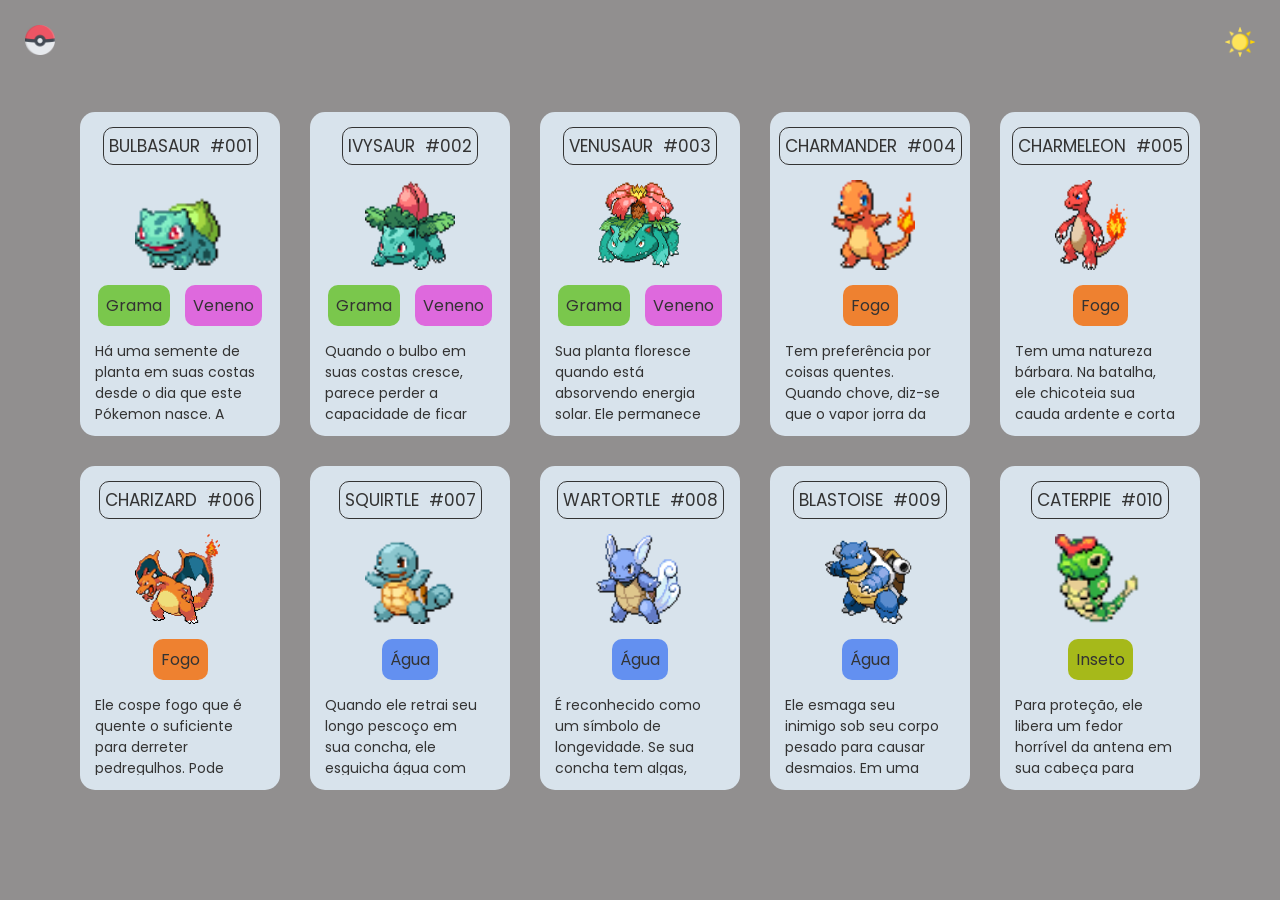
<file: index.html>
<!DOCTYPE html>
<html lang="en">
	<head>
		<meta charset="UTF-8" />
		<meta http-equiv="X-UA-Compatible" content="IE=edge" />
		<meta name="viewport" content="width=device-width, initial-scale=1.0" />
		<title>Listagem Pokémon - Semana do Zero ao Programador Contratado</title>

		<link rel="preconnect" href="https://fonts.googleapis.com" />
		<link rel="preconnect" href="https://fonts.gstatic.com" crossorigin />
		<link href="https://fonts.googleapis.com/css2?family=Poppins:wght@300;500;800&display=swap" rel="stylesheet" />

		<link rel="stylesheet" href="./src/css/reset.css">
		<link rel="stylesheet" href="./src/css/estilos.css">
		<link rel="stylesheet" href="./src/css/scrollbar.css">
	</head>
	<body>
		<header>
			<a href="">
				<img src="./src/imagens/pokeball.png" alt="pokebola" class="logo" />
			</a>
			<button id="botao-alterar-tema">
				<img src="./src/imagens/sun.png" alt="imagem do sol" class="imagem-botao" />
			</button>
		</header>
		<main>
			<ul class="listagem-pokemon">
				<li class="cartao-pokemon">
					<div class="informacoes">
						<span>Bulbasaur</span>
						<span>#001</span>
					</div>

					<img src="./src/imagens/bulbasaur.gif" alt="Bulbasaur" class="gif" />

					<ul class="tipos">
						<li class="tipo grama">Grama</li>
						<li class="tipo veneno">Veneno</li>
					</ul>

					<p class="descricao">Há uma semente de planta em suas costas desde o dia que este Pókemon nasce. A semente cresce lentamente.</p>
				</li>

				<li class="cartao-pokemon">
					<div class="informacoes">
						<span>Ivysaur</span>
						<span>#002</span>
					</div>

					<img src="./src/imagens/ivysaur.gif" alt="Ivysaur" class="gif" />

					<ul class="tipos">
						<li class="tipo grama">Grama</li>
						<li class="tipo veneno">Veneno</li>
					</ul>

					<p class="descricao">Quando o bulbo em suas costas cresce, parece perder a capacidade de ficar de pé em suas patas traseiras.</p>
				</li>

				<li class="cartao-pokemon">
					<div class="informacoes">
						<span>Venusaur</span>
						<span>#003</span>
					</div>

					<img src="./src/imagens/venusaur.gif" alt="Venusaur" class="gif" />

					<ul class="tipos">
						<li class="tipo grama">Grama</li>
						<li class="tipo veneno">Veneno</li>
					</ul>

					<p class="descricao">Sua planta floresce quando está absorvendo energia solar. Ele permanece em movimento para buscar a luz solar.</p>
				</li>

				<li class="cartao-pokemon">
					<div class="informacoes">
						<span>Charmander</span>
						<span>#004</span>
					</div>

					<img src="./src/imagens/charmander.gif" alt="Charmander" class="gif" />

					<ul class="tipos">
						<li class="tipo fogo">Fogo</li>
					</ul>

					<p class="descricao">Tem preferência por coisas quentes. Quando chove, diz-se que o vapor jorra da ponta de sua cauda.</p>
				</li>

				<li class="cartao-pokemon">
					<div class="informacoes">
						<span>Charmeleon</span>
						<span>#005</span>
					</div>

					<img src="./src/imagens/charmeleon.gif" alt="Charmeleon" class="gif" />

					<ul class="tipos">
						<li class="tipo fogo">Fogo</li>
					</ul>

					<p class="descricao">Tem uma natureza bárbara. Na batalha, ele chicoteia sua cauda ardente e corta com garras afiadas.</p>
				</li>

				<li class="cartao-pokemon">
					<div class="informacoes">
						<span>Charizard</span>
						<span>#006</span>
					</div>

					<img src="./src/imagens/charizard.gif" alt="Charizard" class="gif" />

					<ul class="tipos">
						<li class="tipo fogo">Fogo</li>
					</ul>

					<p class="descricao">Ele cospe fogo que é quente o suficiente para derreter pedregulhos. Pode causar incêndios florestais soprando chamas.</p>
				</li>

				<li class="cartao-pokemon">
					<div class="informacoes">
						<span>Squirtle</span>
						<span>#007</span>
					</div>

					<img src="./src/imagens/squirtle.gif" alt="Squirtle" class="gif" />

					<ul class="tipos">
						<li class="tipo agua">Água</li>
					</ul>

					<p class="descricao">Quando ele retrai seu longo pescoço em sua concha, ele esguicha água com força vigorosa.</p>
				</li>

				<li class="cartao-pokemon">
					<div class="informacoes">
						<span>Wartortle</span>
						<span>#008</span>
					</div>

					<img src="./src/imagens/wartortle.gif" alt="Wartortle" class="gif" />

					<ul class="tipos">
						<li class="tipo agua">Água</li>
					</ul>

					<p class="descricao">É reconhecido como um símbolo de longevidade. Se sua concha tem algas, esse Wartortle é muito antigo.</p>
				</li>

				<li class="cartao-pokemon">
					<div class="informacoes">
						<span>Blastoise</span>
						<span>#009</span>
					</div>

					<img src="./src/imagens/blastoise.gif" alt="Blastoise" class="gif" />

					<ul class="tipos">
						<li class="tipo agua">Água</li>
					</ul>

					<p class="descricao">Ele esmaga seu inimigo sob seu corpo pesado para causar desmaios. Em uma pitada, ele se retirará dentro de sua concha.</p>
				</li>

				<li class="cartao-pokemon">
					<div class="informacoes">
						<span>Caterpie</span>
						<span>#010</span>
					</div>

					<img src="./src/imagens/caterpie.gif" alt="Caterpie" class="gif" />

					<ul class="tipos">
						<li class="tipo inseto">Inseto</li>
					</ul>

					<p class="descricao">Para proteção, ele libera um fedor horrível da antena em sua cabeça para afastar os inimigos.</p>
				</li>
			</ul>
		</main>
		<script src= "./src/js/index.js" ></script>
	</body>
</html>
</file>
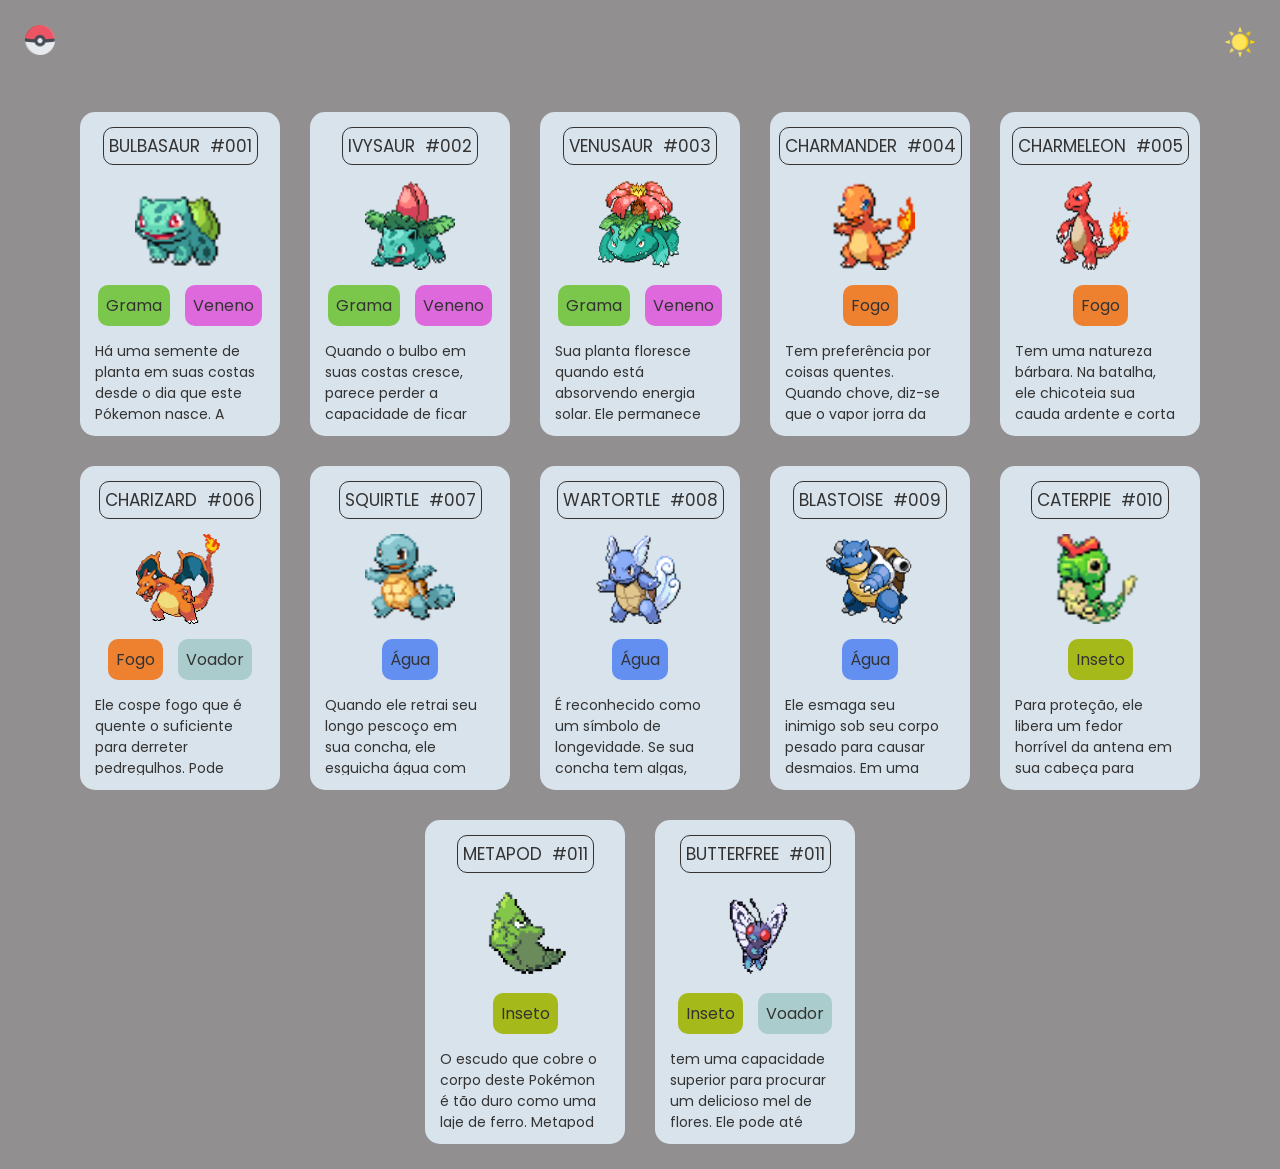
<file: src/index.html>
<!DOCTYPE html>
<html lang="en">
	<head>
		<meta charset="UTF-8" />
		<meta http-equiv="X-UA-Compatible" content="IE=edge" />
		<meta name="viewport" content="width=device-width, initial-scale=1.0" />
		<title>Listagem Pokémon - Semana do Zero ao Programador Contratado</title>

		<link rel="preconnect" href="https://fonts.googleapis.com" />
		<link rel="preconnect" href="https://fonts.gstatic.com" crossorigin />
		<link href="https://fonts.googleapis.com/css2?family=Poppins:wght@300;500;800&display=swap" rel="stylesheet" />

		<link rel="stylesheet" href="./src/css/reset.css">
		<link rel="stylesheet" href="./src/css/estilos.css">
		<link rel="stylesheet" href="./src/css/scrollbar.css">
	</head>
	<body>
		<header>
			<a href="">
				<img src="./src/imagens/pokeball.png" alt="pokebola" class="logo" />
			</a>
			<button id="botao-alterar-tema">
				<img src="./src/imagens/sun.png" alt="imagem do sol" class="imagem-botao" />
			</button>
		</header>
		<main>
			<ul class="listagem-pokemon">
				<li class="cartao-pokemon">
					<div class="informacoes">
						<span>Bulbasaur</span>
						<span>#001</span>
					</div>

					<img src="./src/imagens/bulbasaur.gif" alt="Bulbasaur" class="gif" />

					<ul class="tipos">
						<li class="tipo grama">Grama</li>
						<li class="tipo veneno">Veneno</li>
					</ul>

					<p class="descricao">Há uma semente de planta em suas costas desde o dia que este Pókemon nasce. A semente cresce lentamente.</p>
				</li>

				<li class="cartao-pokemon">
					<div class="informacoes">
						<span>Ivysaur</span>
						<span>#002</span>
					</div>

					<img src="./src/imagens/ivysaur.gif" alt="Ivysaur" class="gif" />

					<ul class="tipos">
						<li class="tipo grama">Grama</li>
						<li class="tipo veneno">Veneno</li>
					</ul>

					<p class="descricao">Quando o bulbo em suas costas cresce, parece perder a capacidade de ficar de pé em suas patas traseiras.</p>
				</li>

				<li class="cartao-pokemon">
					<div class="informacoes">
						<span>Venusaur</span>
						<span>#003</span>
					</div>

					<img src="./src/imagens/venusaur.gif" alt="Venusaur" class="gif" />

					<ul class="tipos">
						<li class="tipo grama">Grama</li>
						<li class="tipo veneno">Veneno</li>
					</ul>

					<p class="descricao">Sua planta floresce quando está absorvendo energia solar. Ele permanece em movimento para buscar a luz solar.</p>
				</li>

				<li class="cartao-pokemon">
					<div class="informacoes">
						<span>Charmander</span>
						<span>#004</span>
					</div>

					<img src="./src/imagens/charmander.gif" alt="Charmander" class="gif" />

					<ul class="tipos">
						<li class="tipo fogo">Fogo</li>
					</ul>

					<p class="descricao">Tem preferência por coisas quentes. Quando chove, diz-se que o vapor jorra da ponta de sua cauda.</p>
				</li>

				<li class="cartao-pokemon">
					<div class="informacoes">
						<span>Charmeleon</span>
						<span>#005</span>
					</div>

					<img src="./src/imagens/charmeleon.gif" alt="Charmeleon" class="gif" />

					<ul class="tipos">
						<li class="tipo fogo">Fogo</li>
					</ul>

					<p class="descricao">Tem uma natureza bárbara. Na batalha, ele chicoteia sua cauda ardente e corta com garras afiadas.</p>
				</li>

				<li class="cartao-pokemon">
					<div class="informacoes">
						<span>Charizard</span>
						<span>#006</span>
					</div>

					<img src="./src/imagens/charizard.gif" alt="Charizard" class="gif" />

					<ul class="tipos">
						<li class="tipo fogo">Fogo</li>
						<li class="tipo voador">Voador</li>
					</ul>

					<p class="descricao">Ele cospe fogo que é quente o suficiente para derreter pedregulhos. Pode causar incêndios florestais soprando chamas.</p>
				</li>

				<li class="cartao-pokemon">
					<div class="informacoes">
						<span>Squirtle</span>
						<span>#007</span>
					</div>

					<img src="./src/imagens/squirtle.gif" alt="Squirtle" class="gif" />

					<ul class="tipos">
						<li class="tipo agua">Água</li>
					</ul>

					<p class="descricao">Quando ele retrai seu longo pescoço em sua concha, ele esguicha água com força vigorosa.</p>
				</li>

				<li class="cartao-pokemon">
					<div class="informacoes">
						<span>Wartortle</span>
						<span>#008</span>
					</div>

					<img src="./src/imagens/wartortle.gif" alt="Wartortle" class="gif" />

					<ul class="tipos">
						<li class="tipo agua">Água</li>
					</ul>

					<p class="descricao">É reconhecido como um símbolo de longevidade. Se sua concha tem algas, esse Wartortle é muito antigo.</p>
				</li>

				<li class="cartao-pokemon">
					<div class="informacoes">
						<span>Blastoise</span>
						<span>#009</span>
					</div>

					<img src="./src/imagens/blastoise.gif" alt="Blastoise" class="gif" />

					<ul class="tipos">
						<li class="tipo agua">Água</li>
					</ul>

					<p class="descricao">Ele esmaga seu inimigo sob seu corpo pesado para causar desmaios. Em uma pitada, ele se retirará dentro de sua concha.</p>
				</li>

				<li class="cartao-pokemon">
					<div class="informacoes">
						<span>Caterpie</span>
						<span>#010</span>
					</div>

					<img src="./src/imagens/caterpie.gif" alt="Caterpie" class="gif" />

					<ul class="tipos">
						<li class="tipo inseto">Inseto</li>
					</ul>

					<p class="descricao">Para proteção, ele libera um fedor horrível da antena em sua cabeça para afastar os inimigos.</p>
				</li>
				<li class="cartao-pokemon">
					<div class="informacoes">
						<span>Metapod</span>
						<span>#011</span>
					</div>

					<img src="./src/imagens/metapod.gif" alt="Metapod" class="gif" />

					<ul class="tipos">
						<li class="tipo inseto">Inseto</li>
					</ul>

					<p class="descricao">O  escudo que cobre o corpo deste Pokémon é tão duro como uma laje de ferro. Metapod não se move muito. Ele ainda permanece assim porque está preparando suas entranhas macias para a evolução dentro da casca dura.</p>
				</li>
				<li class="cartao-pokemon">
					<div class="informacoes">
						<span>Butterfree</span>
						<span>#011</span>
					</div>

					<img src="./src/imagens/butterfree.gif" alt="Butterfree" class="gif" />

					<ul class="tipos">
						<li class="tipo inseto">Inseto</li>
						<li class="tipo voador">Voador</li>
					</ul>

					<p class="descricao"> tem uma capacidade superior para procurar um delicioso mel de flores. Ele pode até mesmo buscar, extrair, transportar e mel de flores que estão florescendo mais de seis milhas do seu ninho.</p>
				</li>
			</ul>
		</main>
		<script src= "./src/js/index.js" ></script>
	</body>
</html>
</file>
<file: src/css/estilos.css>
body {
	font-family: 'Poppins', sans-serif;
	max-width: 1280px;
	margin: 0 auto;
	background-color: #5e5b5bad;
	color: #333333;
}

body.modo-escuro {
	background-color: #212121;
	color: #f5f5f5;
}

header {
	display: flex;
	justify-content: space-between;
	padding: 25px;
}

header .logo,
header .imagem-botao {
	width: 30px;
	transition: 0.2s ease-in-out;
}

header #botao-alterar-tema {
	background: none;
	border: none;
}

header .logo:hover,
header .imagem-botao:hover,
main .cartao-pokemon:hover {
	transform: scale(1.05);
	cursor: pointer;
}

main {
	padding: 25px;
}

main .listagem-pokemon {
	display: flex;
	flex-wrap: wrap;
	gap: 30px;
	justify-content: center;
}

main .cartao-pokemon {
	background-color: #d8e3ec;
	width: 200px;
	padding: 15px;
	display: flex;
	flex-direction: column;
	align-items: center;
	gap: 15px;
	border-radius: 15px;
	transition: 0.2s ease-in-out;
}

main .cartao-pokemon:hover {
	background-color: #96d9d6;
}

.modo-escuro .cartao-pokemon {
	background-color: #a8a8a8;
}

main .cartao-pokemon .informacoes {
	display: flex;
	justify-content: space-between;
	border: 1px solid #333333;
	border-radius: 10px;
}

main .cartao-pokemon .informacoes span {
	padding: 5px;
	text-transform: uppercase;
	font-size: 17px;
}

main .cartao-pokemon .gif {
	width: 90px;
	height: 90px;
}

main .cartao-pokemon .tipos {
	display: flex;
	gap: 15px;
}

main .cartao-pokemon .tipo {
	padding: 8px;
	border-radius: 10px;
}

.grama {
	background-color: #7ac74c;
}

.veneno {
	background-color: #df67ddfb;
}

.fogo {
	background-color: #ee8130;
}

.agua {
	background-color: #6390f0;
}

.inseto {
	background-color: #a6b91a;
}

main .descricao {
	max-height: 80px;
	overflow-y: scroll;
	font-size: 14px;
	padding-right: 10px;
}
</file>
<file: src/css/scrollbar.css>
/* ===== Scrollbar CSS ===== */

*::-webkit-scrollbar {
	width: 12px;
}

*::-webkit-scrollbar-track {
	background: #f1e9e9;
}

*::-webkit-scrollbar-thumb {
	background-color: #582965;
	border-radius: 10px;
	border: 3px solid #ffffff;
}
</file>
<file: src/src/css/estilos.css>
body {
	font-family: 'Poppins', sans-serif;
	max-width: 1280px;
	margin: 0 auto;
	background-color: #5e5b5bad;
	color: #333333;
}

body.modo-escuro {
	background-color: #212121;
	color: #f5f5f5;
}

header {
	display: flex;
	justify-content: space-between;
	padding: 25px;
}

header .logo,
header .imagem-botao {
	width: 30px;
	transition: 0.2s ease-in-out;
}

header #botao-alterar-tema {
	background: none;
	border: none;
}

header .logo:hover,
header .imagem-botao:hover,
main .cartao-pokemon:hover {
	transform: scale(1.05);
	cursor: pointer;
}

main {
	padding: 25px;
}

main .listagem-pokemon {
	display: flex;
	flex-wrap: wrap;
	gap: 30px;
	justify-content: center;
}

main .cartao-pokemon {
	background-color: #d8e3ec;
	width: 200px;
	padding: 15px;
	display: flex;
	flex-direction: column;
	align-items: center;
	gap: 15px;
	border-radius: 15px;
	transition: 0.2s ease-in-out;
}

main .cartao-pokemon:hover {
	background-color: #96d9d6;
}

.modo-escuro .cartao-pokemon {
	background-color: #a8a8a8;
}

main .cartao-pokemon .informacoes {
	display: flex;
	justify-content: space-between;
	border: 1px solid #333333;
	border-radius: 10px;
}

main .cartao-pokemon .informacoes span {
	padding: 5px;
	text-transform: uppercase;
	font-size: 17px;
}

main .cartao-pokemon .gif {
	width: 90px;
	height: 90px;
}

main .cartao-pokemon .tipos {
	display: flex;
	gap: 15px;
}

main .cartao-pokemon .tipo {
	padding: 8px;
	border-radius: 10px;
}

.grama {
	background-color: #7ac74c;
}

.veneno {
	background-color: #df67ddfb;
}

.fogo {
	background-color: #ee8130;
}

.agua {
	background-color: #6390f0;
}

.inseto {
	background-color: #a6b91a;
}
.voador {
	background-color: rgb(171, 204, 204);
}

main .descricao {
	max-height: 80px;
	overflow-y: scroll;
	font-size: 14px;
	padding-right: 10px;
}
</file>
<file: src/src/css/scrollbar.css>
/* ===== Scrollbar CSS ===== */

*::-webkit-scrollbar {
	width: 12px;
}

*::-webkit-scrollbar-track {
	background: #f1e9e9;
}

*::-webkit-scrollbar-thumb {
	background-color: #582965;
	border-radius: 10px;
	border: 3px solid #ffffff;
}
</file>
